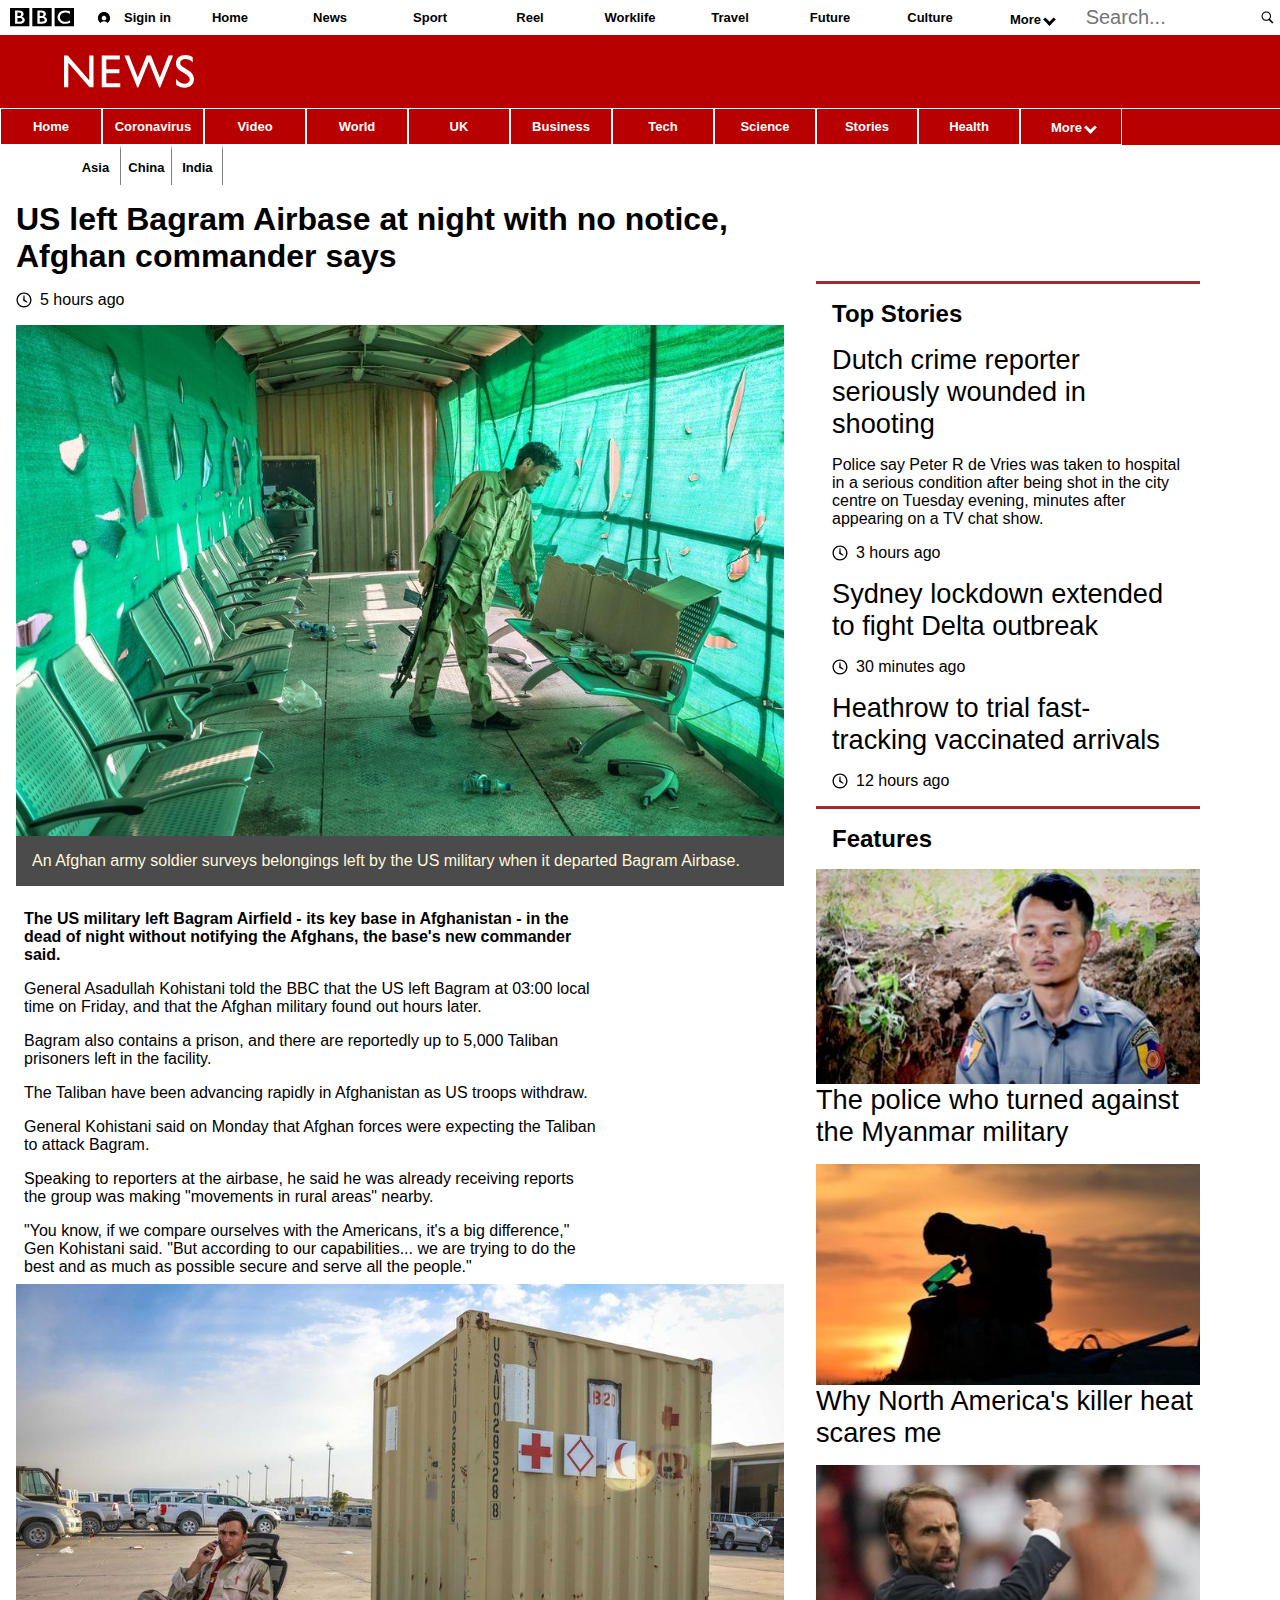
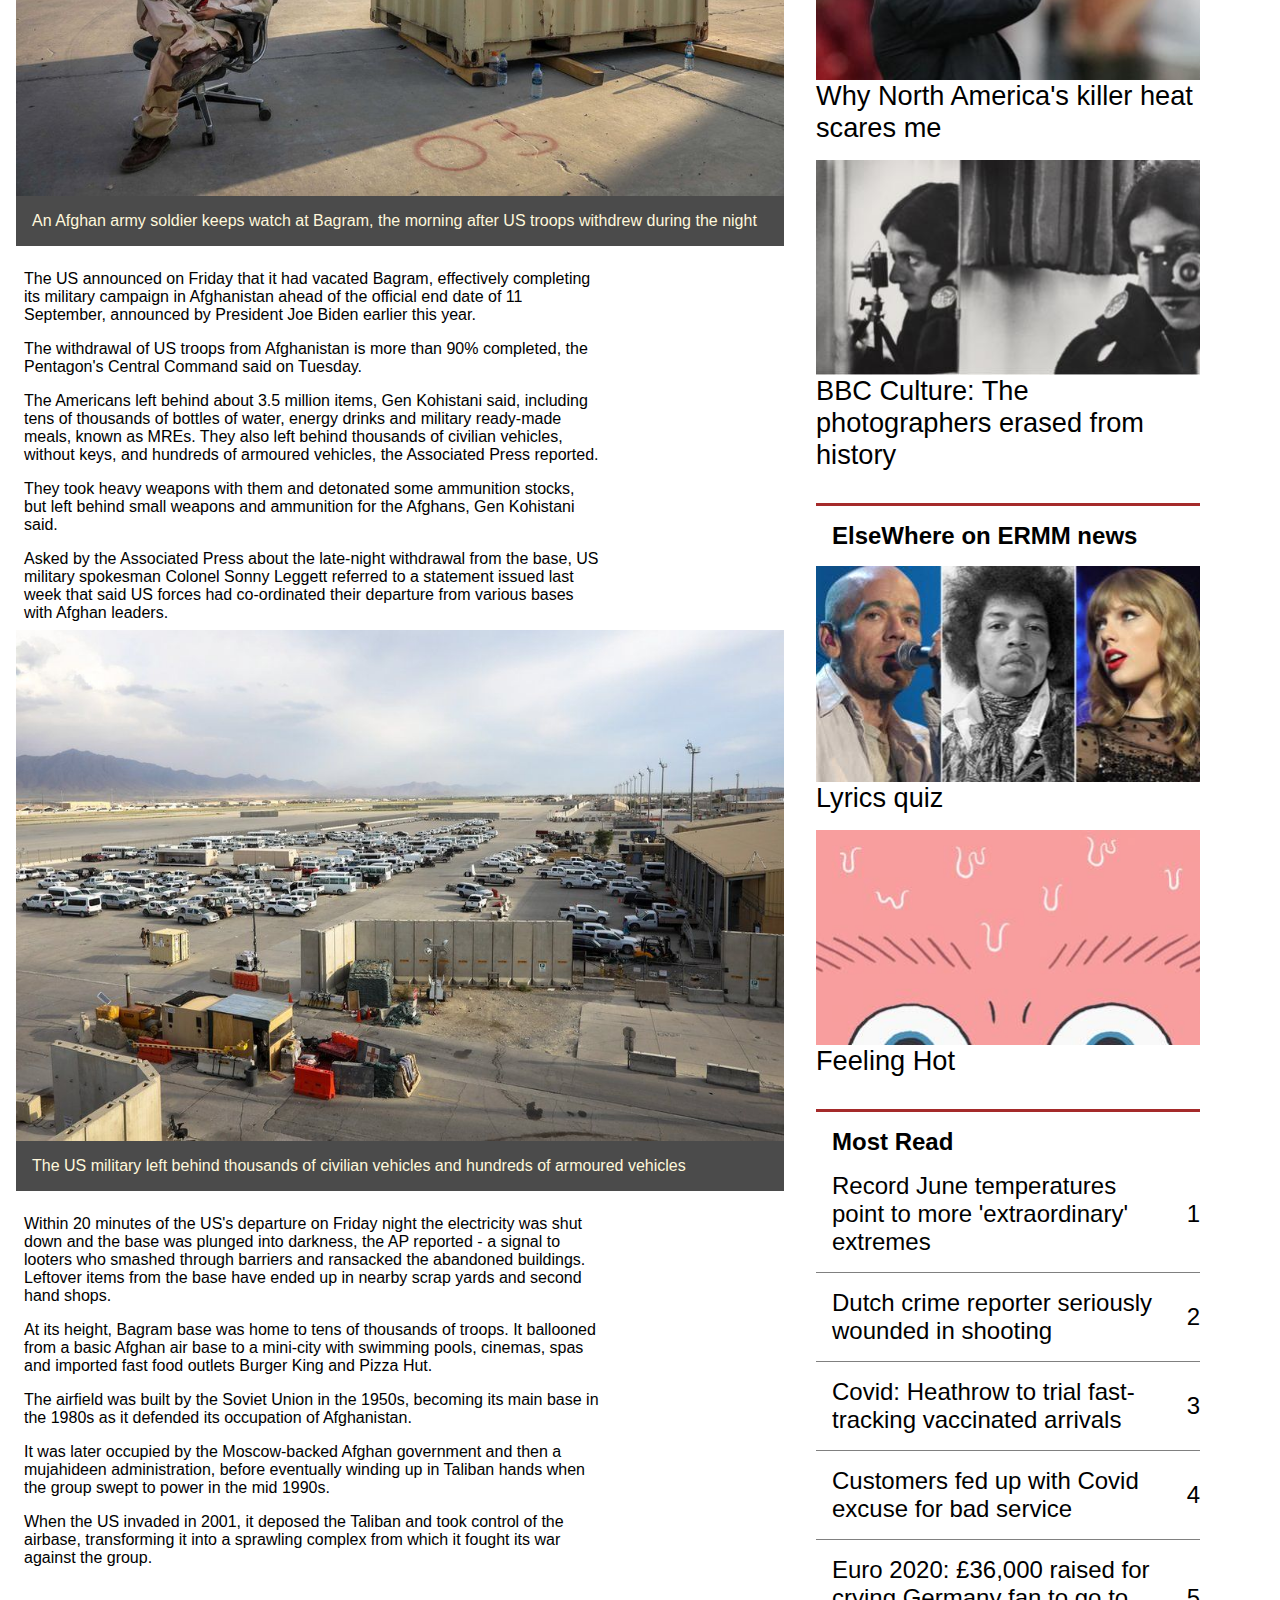
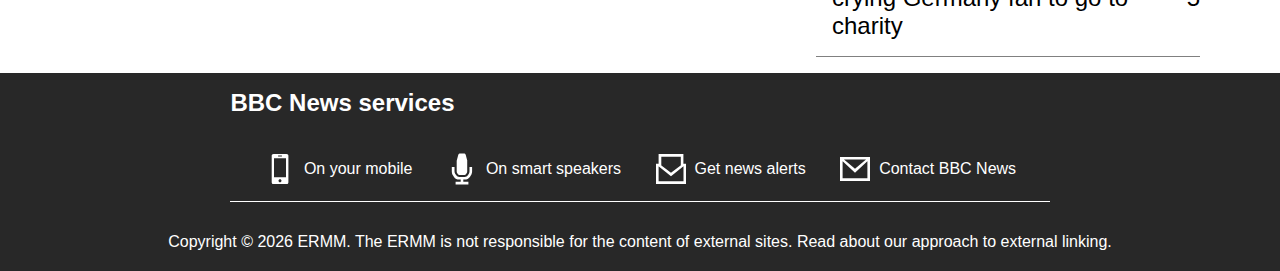
<file: news/news.html>
<!DOCTYPE html>
<html lang="en">

<head>
    <title>News</title>
    <link rel="stylesheet" href="news.css">
    <meta name="viewport" content="width=device-width, initial-scale=1.0">
</head>

<body>
    <header>
        <div class="nav1-container">
            <nav class="nav1">
                <li class="logo" id="logo-bbc"><svg xmlns="http://www.w3.org/2000/svg" viewBox="0 0 210.69 60" class=""
                        focusable="false" aria-hidden="true">
                        <path
                            d="M36.76 33.87c-2.21-.78-3.78-.78-7.12-.78h-5.18v11.79H30c4.28 0 5.61-.25 7.37-1a5.58 5.58 0 002.47-2 4.86 4.86 0 00.85-2.55 5.11 5.11 0 00-.87-3.33 6.31 6.31 0 00-3.06-2.13zM35.25 24.36a5.28 5.28 0 001.51-4.23c-.06-2.62-1.6-5-7.63-5h-4.67v11.21h3.37c3.56 0 6.01-.62 7.42-1.98z">
                        </path>
                        <path
                            d="M0 0v60h63.76V0zm46.69 45.76a11.33 11.33 0 01-5.3 4.24 22.16 22.16 0 01-8.89 1.64H16.72V8.41h12.21a22.73 22.73 0 019 1.44 11.34 11.34 0 014.94 4 9.73 9.73 0 011.8 5.93c0 4.09-1.77 6.94-5.51 8.86a13.9 13.9 0 016.74 3.92 10.42 10.42 0 012.71 7.32 10.86 10.86 0 01-1.92 5.88zM110.22 33.87c-2.21-.78-3.78-.78-7.12-.78h-5.17v11.79h5.5c4.28 0 5.62-.25 7.37-1a5.53 5.53 0 002.47-2 4.69 4.69 0 00.85-2.55 5 5 0 00-.84-3.35 6.22 6.22 0 00-3.06-2.11zM108.71 24.36a5.24 5.24 0 001.51-4.23c-.06-2.62-1.59-5-7.62-5h-4.67v11.21h3.37c3.56 0 6.01-.62 7.41-1.98z">
                        </path>
                        <path
                            d="M73.46 0v60h63.76V0zm46.69 45.76a11.35 11.35 0 01-5.29 4.24 22.16 22.16 0 01-8.86 1.63H90.19V8.41h12.21a22.73 22.73 0 019 1.44 11.31 11.31 0 014.93 4 9.67 9.67 0 011.8 5.93c.06 4.09-1.76 6.94-5.51 8.86a13.86 13.86 0 016.74 3.92 10.38 10.38 0 012.71 7.32 10.78 10.78 0 01-1.92 5.88zM146.93 0v60h63.76V0zM198 48.24a36.9 36.9 0 01-8.07 3 38.19 38.19 0 01-8.6.93 28.11 28.11 0 01-12.73-2.8 22.06 22.06 0 01-8.73-7.84 20.39 20.39 0 01-3.35-11.13 21.92 21.92 0 013.4-11.71 23 23 0 019-8A28.39 28.39 0 01182 7.86a35.63 35.63 0 017.52 1 58.32 58.32 0 018 2.65v8A40.05 40.05 0 00189.8 16a28.65 28.65 0 00-7.39-1.28 19.92 19.92 0 00-9 1.7 15.8 15.8 0 00-6.57 5.51 14.64 14.64 0 006.46 21.71 21.75 21.75 0 009.09 1.65 26.09 26.09 0 007.1-1.2 34.81 34.81 0 008.5-4z">
                        </path>
                    </svg></li>
                <li class="sign-in" id="sign-in">
                    <svg viewBox="0 0 32 32" width="1em" height="1em" class="" focusable="false" aria-hidden="true">
                        <path
                            d="M16 23c-3.3 0-5.8-2.5-5.8-5.8s2.5-5.8 5.8-5.8c3.2 0 5.8 2.5 5.8 5.8S19.2 23 16 23zm15-5.7c0-8.4-6.6-15-15-15-8.5 0-15 6.6-15 15 0 5.2 2.5 9.8 6.4 12.4 1.9-2.8 5-4.6 8.6-4.6s6.7 1.8 8.6 4.6C28.5 27 31 22.5 31 17.3z">
                        </path>
                    </svg>
                    <span id="sign">Sigin in</span>
                </li>
                <li>
                    <a href="../index.html">Home</a>
                    <span></span>
                </li>
                <li>
                    <a href="../index.html#news-section">News</a>
                    <span></span>
                </li>
                <li>
                    <a href="../index.html#sport-section">Sport</a>
                    <span></span>
                </li>
                <li>
                    <a href="../index.html#reel-section">Reel</a>
                    <span></span>
                </li>
                <li>
                    <a href="#">Worklife</a>
                    <span></span>
                </li>
                <li>
                    <a href="#">Travel</a>
                    <span></span>
                </li>
                <li>
                    <a href="#">Future</a>
                    <span></span>
                </li>
                <li>
                    <a href="#">Culture</a>
                    <span></span>
                </li>
                <li class="dropdownli">
                    <div class="dropdown">
                        <button class="dropbtn">More <i class="down-arrow"></i></button>
                        <div class="dropdown-items" id="nav-dropdown-items">
                            <a href="#">Music</a>
                            <a href="../index.html#video-section">TV</a>
                            <a href="../index.html#weather-section"">Weather</a>
                            <a href=" #">Sounds</a>
                        </div>
                    </div>
                    <span></span>
                </li>
                <li class="search" id="search"><input type="search" name="" id="" placeholder="Search..."><svg
                        viewBox="0 0 32 32" width="1em" height="1em" class="ssrcss-xi5oyi-StyledIcon e6m7o991"
                        focusable="false" aria-hidden="true">
                        <path
                            d="M13 24.3c6.5 0 11.7-5.1 11.7-11.7S19.6 1 13 1 1.4 6.1 1.4 12.7 6.5 24.3 13 24.3zm0-2.6c-5.1 0-9-3.9-9-9.1s3.9-9.1 9-9.1 9 3.9 9 9.1-3.9 9.1-9 9.1zm5.8.4l8.9 8.9 2.9-2.9-8.9-8.9-2.9 2.9z">
                        </path>
                    </svg></li>

            </nav>
            <li class="icon1" onclick="toggle1()">
                <div class="icon1-container" onclick="myFunction1(this)">
                    <div class="bar1-1"></div>
                    <div class="bar2-1"></div>
                    <div class="bar3-1"></div>
                </div>
            </li>
        </div>
        <div class="news-container">
            <div class="news"><svg xmlns="http://www.w3.org/2000/svg" viewBox="0 0 61 15.33"
                    class="ssrcss-t7pnqp-Logo e9p57e5" role="presentation" preserveAspectRatio="xMinYMid meet"
                    focusable="false" aria-hidden="true">
                    <path
                        d="M11.83 .19h2.03v14.97h-1.84l-10.01-11.53v11.53h-2.01V.19h1.74l10.09 11.62V.19M17.72 .19h8.49v1.91h-6.34v4.56h6.13v1.92h-6.13v4.65h6.54v1.9h-8.69V.19M49.07 .19h2.14l-6.05 15.03h-.47l-4.89-12.17l-4.95 12.17h-.46l-6.03,-15.03h2.16l4.12 10.32 4.16-10.32h2.02l4.17 10.32 4.08-10.32M57.02 8.89l-1.63-.99c-1.02-.62-1.75-1.24-2.18-1.84-.43-.6-.65-1.3-.65-2.08 0-1.18.41-2.14 1.23-2.87.82-.74 1.88-1.1 3.19-1.1 1.25 0 2.4.35 3.44 1.05v2.43c-1.08-1.04-2.24-1.56-3.48-1.56-.7 0-1.27.16-1.73.49-.45.32-.67.74-.67 1.24 0 .45.17.87.5 1.26.33.39.86.8 1.6 1.23l1.64.97c1.82 1.09 2.74 2.48 2.74 4.16 0 1.2-.4 2.17-1.21 2.92-.8.75-1.85 1.12-3.13 1.12-1.48 0-2.82-.45-4.04-1.36V11.24c1.16 1.47 2.5 2.2 4.02 2.2.67 0 1.23-.19 1.68-.56.45-.37.67-.84.67-1.4-.02-.91-.68-1.78-1.99-2.59">
                    </path>
                </svg> </div>
        </div>
        <div class="nav2-container">
            <nav class="nav2">
                <li id="nav2-home">
                    <a href="../index.html">Home</a>
                    <span></span>
                </li>
                <li>
                    <a href="#">Coronavirus</a>
                    <span></span>
                </li>
                <li>
                    <a href="#">Video</a>
                    <span></span>
                </li>
                <li>
                    <a href="#">World</a>
                    <span></span>
                </li>
                <li>
                    <a href="#">UK</a>
                    <span></span>
                </li>
                <li>
                    <a href="#">Business</a>
                    <span></span>
                </li>
                <li>
                    <a href="#">Tech</a>
                    <span></span>
                </li>
                <li>
                    <a href="#">Science</a>
                    <span></span>
                </li>
                <li>
                    <a href="#">Stories</a>
                    <span></span>
                </li>
                <li>
                    <a href="#">Health</a>
                    <span></span>
                </li>
                <li class="dropdownli">
                    <div class="dropdown">
                        <button class="dropbtn">More <i class="down-arrow"></i></button>
                        <div class="dropdown-items">
                            <a href="#">NewsTV</a>
                            <a href="#">Pictures</a>
                            <a href="#">Newsbeat</a>
                            <a href="#">Reads</a>
                        </div>
                    </div>
                    <span></span>
                </li>
            </nav>
            <li class="icon2" onclick="toggle2()">
                <div class="icon2-container" onclick="myFunction2(this)">
                    <div class="bar1-2"></div>
                    <div class="bar2-2"></div>
                    <div class="bar3-2"></div>
                </div>
            </li>
        </div>
        <div class="nav3-container">
            <nav class="nav3">
                <li>
                    <a href="#">Asia</a>
                    <span></span>
                </li>
                <li>
                    <a href="#">China</a>
                    <span></span>
                </li>
                <li>
                    <a href="#">India</a>
                    <span></span>
                </li>
            </nav>
        </div>
    </header>


    <div class="main-container">



        <div id="main-content">
            <header id="header-content">
                <h1 id="header-tilte">US left Bagram Airbase at night with no notice, Afghan commander says </h1>
                <div class="time">
                    <svg viewBox="0 0 32 32" width="1em" height="1em" class="ssrcss-xi5oyi-StyledIcon e6m7o991"
                        focusable="false" aria-hidden="true">
                        <path
                            d="M16 31c8.5 0 15-6.5 15-15S24.5 1 16 1 1 7.5 1 16s6.5 15 15 15zm0-2.7C9 28.3 3.7 23 3.7 16S9 3.7 16 3.7C23 3.7 28.3 9 28.3 16S23 28.3 16 28.3zm6.2-6.7l1-1.5-5.7-4.5-.6-8.6H15l-.7 10.5 7.9 4.1z">
                        </path>
                    </svg>
                    <p class="time-text paragraph">5 hours ago </p>
                </div>
            </header>

            <img class="main-content-img" src="../images/1.jpg"
                alt="An Afghan army soldier surveys belongings left by the US military when it departed Bagram Airbase.">
            <figcaption class="imgFigcaption"> An Afghan army soldier surveys belongings left by the US military when it
                departed Bagram Airbase.</figcaption>
            <p class="main-news p1 paragraph ">The US military left Bagram Airfield - its key base in Afghanistan - in
                the dead of night without notifying the Afghans, the base's new commander said. </p>
            <p class="main-news paragraph">General Asadullah Kohistani told the BBC that the US left Bagram at 03:00
                local time on Friday, and that the Afghan military found out hours later.</p>
            <p class="main-news paragraph">Bagram also contains a prison, and there are reportedly up to 5,000 Taliban
                prisoners left in the facility. </p>
            <p class="main-news paragraph">The Taliban have been advancing rapidly in Afghanistan as US troops withdraw.
            </p>
            <p class="main-news paragraph">General Kohistani said on Monday that Afghan forces were expecting the
                Taliban to attack Bagram.</p>
            <p class="main-news paragraph">Speaking to reporters at the airbase, he said he was already receiving
                reports the group was making "movements in rural areas" nearby. </p>
            <p class="main-news paragraph">"You know, if we compare ourselves with the Americans, it's a big
                difference," Gen Kohistani said. "But according to our capabilities... we are trying to do the best and
                as much as possible secure and serve all the people."</p>


            <img class="main-content-img" src="../images/2.jpg"
                alt="An Afghan army soldier surveys belongings left by the US military when it departed Bagram Airbase.">
            <figcaption class="imgFigcaption"> An Afghan army soldier keeps watch at Bagram, the morning after US troops
                withdrew during the night</figcaption>
            <p class="main-news paragraph">The US announced on Friday that it had vacated Bagram, effectively completing
                its military campaign in Afghanistan ahead of the official end date of 11 September, announced by
                President Joe Biden earlier this year.</p>
            <p class="main-news paragraph">The withdrawal of US troops from Afghanistan is more than 90% completed, the
                Pentagon's Central Command said on Tuesday.</p>
            <p class="main-news paragraph">The Americans left behind about 3.5 million items, Gen Kohistani said,
                including tens of thousands of bottles of water, energy drinks and military ready-made meals, known as
                MREs. They also left behind thousands of civilian vehicles, without
                keys, and hundreds of armoured vehicles, the Associated Press reported. </p>
            <p class="main-news paragraph">They took heavy weapons with them and detonated some ammunition stocks, but
                left behind small weapons and ammunition for the Afghans, Gen Kohistani said. </p>
            <p class="main-news paragraph">Asked by the Associated Press about the late-night withdrawal from the base,
                US military spokesman Colonel Sonny Leggett referred to a statement issued last week that said US forces
                had co-ordinated their departure from various bases with
                Afghan leaders. </p>

            <img class="main-content-img" src="../images/3.jpg"
                alt="An Afghan army soldier surveys belongings left by the US military when it departed Bagram Airbase.">
            <figcaption class="imgFigcaption"> The US military left behind thousands of civilian vehicles and hundreds
                of armoured vehicles </figcaption>
            <p class="main-news paragraph">Within 20 minutes of the US's departure on Friday night the electricity was
                shut down and the base was plunged into darkness, the AP reported - a signal to looters who smashed
                through barriers and ransacked the abandoned buildings. Leftover
                items from the base have ended up in nearby scrap yards and second hand shops.</p>
            <p class="main-news paragraph">At its height, Bagram base was home to tens of thousands of troops. It
                ballooned from a basic Afghan air base to a mini-city with swimming pools, cinemas, spas and imported
                fast food outlets Burger King and Pizza Hut.</p>
            <p class="main-news paragraph">The airfield was built by the Soviet Union in the 1950s, becoming its main
                base in the 1980s as it defended its occupation of Afghanistan. </p>
            <p class="main-news paragraph">It was later occupied by the Moscow-backed Afghan government and then a
                mujahideen administration, before eventually winding up in Taliban hands when the group swept to power
                in the mid 1990s.
            </p>
            <p class="main-news paragraph">When the US invaded in 2001, it deposed the Taliban and took control of the
                airbase, transforming it into a sprawling complex from which it fought its war against the group.
            </p>

        </div>



        <div id="secondary-content">

            <div class="top-stories">

                <h2 class="top-stories-title">Top Stories</h2>
                <p class="secondary-content-titles paragraph"> Dutch crime reporter seriously wounded in shooting</p>
                <p class="paragraph">Police say Peter R de Vries was taken to hospital in a serious condition after
                    being shot in the city centre on Tuesday evening, minutes after appearing on a TV chat show.</p>
                <div class="time-sec">
                    <svg viewBox="0 0 32 32" width="1em" height="1em" class="ssrcss-xi5oyi-StyledIcon e6m7o991"
                        focusable="false" aria-hidden="true">
                        <path
                            d="M16 31c8.5 0 15-6.5 15-15S24.5 1 16 1 1 7.5 1 16s6.5 15 15 15zm0-2.7C9 28.3 3.7 23 3.7 16S9 3.7 16 3.7C23 3.7 28.3 9 28.3 16S23 28.3 16 28.3zm6.2-6.7l1-1.5-5.7-4.5-.6-8.6H15l-.7 10.5 7.9 4.1z">
                        </path>
                    </svg>
                    <p class="time-text">3 hours ago </p>

                </div>
                <p class="secondary-content-titles paragraph"> Sydney lockdown extended to fight Delta outbreak</p>

                <div class="time-sec">
                    <svg viewBox="0 0 32 32" width="1em" height="1em" class="ssrcss-xi5oyi-StyledIcon e6m7o991"
                        focusable="false" aria-hidden="true">
                        <path
                            d="M16 31c8.5 0 15-6.5 15-15S24.5 1 16 1 1 7.5 1 16s6.5 15 15 15zm0-2.7C9 28.3 3.7 23 3.7 16S9 3.7 16 3.7C23 3.7 28.3 9 28.3 16S23 28.3 16 28.3zm6.2-6.7l1-1.5-5.7-4.5-.6-8.6H15l-.7 10.5 7.9 4.1z">
                        </path>
                    </svg>
                    <p class="time-text paragraph">30 minutes ago</p>

                </div>

                <p class="secondary-content-titles paragraph"> Heathrow to trial fast-tracking vaccinated arrivals</p>

                <div class="time-sec">
                    <svg viewBox="0 0 32 32" width="1em" height="1em" class="ssrcss-xi5oyi-StyledIcon e6m7o991"
                        focusable="false" aria-hidden="true">
                        <path
                            d="M16 31c8.5 0 15-6.5 15-15S24.5 1 16 1 1 7.5 1 16s6.5 15 15 15zm0-2.7C9 28.3 3.7 23 3.7 16S9 3.7 16 3.7C23 3.7 28.3 9 28.3 16S23 28.3 16 28.3zm6.2-6.7l1-1.5-5.7-4.5-.6-8.6H15l-.7 10.5 7.9 4.1z">
                        </path>
                    </svg>
                    <p class="time-text paragraph">12 hours ago</p>

                </div>


            </div>
            <div class="features">
                <div class="sub">
                    <h2 class="top-stories-title">Features</h2>
                    <img class="secondary-content-img" src="../images/secondary1.jpg"
                        alt="An Afghan army soldier surveys belongings left by the US military when it departed Bagram Airbase.">
                    <a class="secondary-content-titles"> The police who turned against the Myanmar military</a>
                </div>

                <div class="sub">

                    <img class="secondary-content-img" src="../images/secondary2.jpg"
                        alt="An Afghan army soldier surveys belongings left by the US military when it departed Bagram Airbase.">
                    <a class="secondary-content-titles"> Why North America's killer heat scares me</a>
                </div>

                <div class="sub">

                    <img class="secondary-content-img" src="../images/secondary3.jpg"
                        alt="An Afghan army soldier surveys belongings left by the US military when it departed Bagram Airbase.">
                    <a class="secondary-content-titles"> Why North America's killer heat scares me</a>

                </div>

                <div class="sub">

                    <img class="secondary-content-img" src="../images/secondary4.jpg"
                        alt="An Afghan army soldier surveys belongings left by the US military when it departed Bagram Airbase.">
                    <a class="secondary-content-titles"> BBC Culture: The photographers erased from history</a>

                </div>
            </div>


            <div class="elseWhere">

                <div class="sub sub1">
                    <h2 class="top-stories-title">ElseWhere on ERMM news </h2>
                    <img class="secondary-content-img" src="../images/Else1.jpg"
                        alt="An Afghan army soldier surveys belongings left by the US military when it departed Bagram Airbase.">
                    <a class="secondary-content-titles"> Lyrics quiz</a>
                </div>
                <div class="sub sub1">
                    <img class="secondary-content-img" src="../images/Else2.jpg"
                        alt="An Afghan army soldier surveys belongings left by the US military when it departed Bagram Airbase.">
                    <a class="secondary-content-titles"> Feeling Hot</a>
                </div>
            </div>

            <div class="mostRead">
                <h2 class="top-stories-title">Most Read</h2>
                <div class="most-raed-list">
                    <ul>
                        <li class="mostReadList">
                            <a class="mostReadListLink">
                                <p class="paragraph">Record June temperatures point to more 'extraordinary' extremes</p>
                                <p>1</p>
                            </a>
                        </li>
                        <li class="mostReadList">
                            <a class="mostReadListLink">
                                <p class="paragraph">Dutch crime reporter seriously wounded in shooting</p>
                                <p>2</p>
                            </a>
                        </li>
                        <li class="mostReadList">
                            <a class="mostReadListLink">
                                <p class="paragraph">Covid: Heathrow to trial fast-tracking vaccinated arrivals</p>
                                <p>3</p>
                            </a>
                        </li>

                        <li class="mostReadList">
                            <a class="mostReadListLink">
                                <p class="paragraph">Customers fed up with Covid excuse for bad service</p>
                                <p>4</p>
                            </a>
                        </li>

                        <li class="mostReadList">
                            <a class="mostReadListLink">
                                <p class="paragraph">Euro 2020: £36,000 raised for crying Germany fan to go to charity
                                </p>
                                <p>5</p>
                            </a>
                        </li>


                    </ul>
                </div>

            </div>

        </div>
    </div>
    <footer class="footer">
        <nav class="bottomNavigationBar">
            <div class="botNavBarMainDiv">
                <div class="bottomNavBarTilte">
                    <h2 class="bNBFC">BBC News services</h2>
                </div>
                <ul class="BottomNavBarList">
                    <li><a class="bottomNavAnchor"><svg class="bottomSvg" viewBox="0 0 32 32" width="1em" height="1em"
                                focusable="false" aria-hidden="true">
                                <path
                                    d="M7.7 29.2c0 1.2.7 1.9 1.9 1.9h12.9c1.2 0 1.9-.7 1.9-1.9V2.8c0-1.2-.7-1.9-1.9-1.9H9.6c-1.2.1-1.9.7-1.9 1.9v26.4zM22 24.3H10V5.2h12v19.1zM14.1 2.5h3.8v1.1h-3.8V2.5zM16 29.2c-.9 0-1.5-.6-1.5-1.5s.6-1.5 1.5-1.5 1.5.6 1.5 1.5-.6 1.5-1.5 1.5z">
                                </path>
                            </svg>On your mobile</a></li>
                    <li><a class="bottomNavAnchor"><svg class="bottomSvg" viewBox="0 0 32 32" width="1em" height="1em"
                                focusable="false" aria-hidden="true">
                                <path
                                    d="M9.6 28.8v2.6h12.8v-2.6H9.6zm5.1-3.4v3.8h2.6v-3.8h-2.6zm6.6-17.7c0-.3 0-.5-.2-.8l-1.4-5.1C19.4.9 18.8.6 17.9.6h-3.8c-.8 0-1.5.3-1.8 1.2l-1.4 5.1c-.1.3-.2.5-.2.8v10.9c0 .4.2 1 .4 1.4l.9 1.3c.3.4.7.7 1.3.7h5.3c.6 0 1-.3 1.3-.7l.9-1.3c.3-.4.4-1 .4-1.4V7.7zm-2.7 18.9c2.3 0 4.1-1.1 5.3-2.7l.9-1.3c.8-1.2 1.3-3 1.3-4.2v-4.5h-2.6v4.4c0 .8-.3 2-.8 2.7l-.9 1.3c-.7 1-1.7 1.6-3.1 1.6h-5.3c-1.4 0-2.4-.6-3.1-1.6l-1-1.3c-.5-.7-.8-1.9-.8-2.7v-4.4H5.8v4.5c0 1.2.5 3.1 1.3 4.2l.9 1.3c1.2 1.7 2.9 2.7 5.3 2.7h5.3z">
                                </path>
                            </svg> On smart speakers</a></li>
                    <li><a class="bottomNavAnchor"><svg class="bottomSvg" viewBox="0 0 32 32" width="1em" height="1em"
                                focusable="false" aria-hidden="true">
                                <path
                                    d="M27.9 10.7l.6 1.8v15.8H3.6V12.5l.6-1.8H1V31h30V10.7h-3.1zM16 23.3l13.4-10.8-1.5-1.8-11.9 9-11.9-9-1.5 1.8L16 23.3zm12.4-10.9V1H3.6v11.7h2.7v-9h19.5v8.8h2.6z">
                                </path>
                            </svg>Get news alerts</a></li>
                    <li><a class="bottomNavAnchor"><svg class="bottomSvg" viewBox="0 0 32 32" width="1em" height="1em"
                                class="" focusable="false" aria-hidden="true">
                                <path
                                    d="M1 27.9h30V4.1H1v23.8zm2.6-2.6V6.6h24.8v18.7H3.6zM16 19.8L29.4 7.2l-1.5-1.5L16 15.8 4.1 5.7 2.6 7.2 16 19.8z">
                                </path>
                            </svg>Contact BBC News</a></li>
                </ul>
            </div>
        </nav>
        <p class="copyright">Copyright © <span id="year"></span> ERMM. The ERMM is not responsible for the content of
            external sites. Read about our approach to external linking.</p>
    </footer>

    <script src="script.js"></script>
</body>

</html>
</file>
<file: news/news.css>
.main-container {
  display: flex;
  margin: auto;
  max-width: 80rem;
  margin-top: -10rem;
}

#main-content {
  display: flex;
  flex-wrap: wrap;
  flex-direction: column;
  max-width: 60%;
  padding: 1rem;
}

#secondary-content {
  margin-top: 5rem;
  display: flex;
  flex-wrap: wrap;
  flex-direction: column;
  max-width: 30%;
  padding: 1rem;
}

.main-content-img {
  max-width: 100%;
}

.secondary-content-img {
  max-width: 100%;
  margin-top: 1rem;
}

.paragraph {
  margin: 1rem;
}

.imgFigcaption {
  margin: 0 0 1rem 0;
  background-color: rgb(75, 75, 75);
  color: cornsilk;
  padding: 1rem;
}

.time {
  display: flex;
  align-items: center;
  margin: 1rem 0;
}

.time-sec {
  display: flex;
  align-items: center;
  margin-left: 1rem;
  font-weight: 50;
}

.time-text {
  margin: 0 0 0 0.5rem;
}

.main-news {
  margin: 0.5rem;
  font-size: 100%;
  max-width: 75%;
}

.p1 {
  font-weight: 800;
}

.top-stories {
  border-color: brown;
  border-width: 0;
  border-bottom-width: 0.2rem;
  border-top-width: 0.2rem;
  border-style: solid;
  padding-bottom: 1rem;
}

.top-stories-title {
  margin: 1rem 0 0 1rem;
}

.features {
  padding-bottom: 2rem;
  border-width: 0;
  border-bottom-width: 0.2rem;
  border-color: brown;
  border-style: solid;
}

.secondary-content-titles {
  font-size: 1.7rem;
}

.secondary-content-titles:hover {
  color: brown;
  text-decoration: underline;
}

.main-content-article {
  display: flex;
  flex-direction: column;
  flex-wrap: wrap;
}

.elseWhere {
  border-style: solid;
  border-color: brown;
  border-width: 0;
  border-bottom-width: 00.2rem;
  padding-bottom: 2rem;
}

.mostReadList {
  list-style: none;
  border-style: solid;
  border-color: gray;
  border-width: 0;
  border-bottom-width: 0.1rem;
}

.mostReadListLink {
  display: flex;
  justify-content: space-between;
  width: 100%;
  color: black;
  font-size: 1.5rem;
  font-style: unset;
  align-items: center;
}

.mostReadListLink:hover {
  color: brown;
  text-decoration: underline;
}

* {
  margin: 0px;
  padding: 0px;
}

body {
  font-family: Arial, Helvetica, sans-serif;
}

.nav1-container {
  display: flex;
  width: 100%;
  flex-direction: row;
  justify-content: space-between;
}

.nav1 {
  display: flex;
  width: 100%;
  justify-content: center;
  align-items: center;
  align-content: center;
  height: fit-content;
}

.nav1 li {
  list-style: none;
  width: 10%;
  max-width: 100px;
  border-width: 1px;
  height: 35px;
  font-size: 13px;
  display: flex;
  justify-content: flex-end;
  align-items: center;
  cursor: pointer;
  flex-direction: column;
}

.nav1 a {
  text-decoration: none;
  color: black;
  font-weight: bold;
  height: 20px;
}

.nav1 span:not(#sign) {
  width: 100%;
  height: 5px;
  background-color: transparent;
}

.nav1 li:hover span:not(#sign) {
  width: 100%;
  max-width: 102px;
  height: 5px;
  background-color: blue;
}

.logo#logo-bbc {
  width: 80px;
  padding: 0px 10px;
  justify-content: center;
}

.sign-in#sign-in {
  flex-direction: row;
  width: 120px;
  justify-content: flex-start;
  font-weight: bold;
}

.sign-in svg {
  width: 40px;
}

.dropdown {
  width: 100%;
}

.dropdown-items {
  width: 100%;
  position: absolute;
  display: none;
}

.dropdown-items#nav-dropdown-items a {
  display: flex;
  justify-content: center;
  align-items: center;
  width: 100%;
  max-width: 100px;
  height: 35px;
  position: relative;
  top: 6px;
  text-align: center;
  background-color: white;
  z-index: 1;
}

.dropdownli:hover .dropdown-items {
  display: block;
}

.dropdown-items a:hover {
  background-color: rgb(197, 197, 197);
}

.search#search {
  width: 100%;
  min-width: 200px;
  flex-direction: row;
  justify-content: space-evenly;
}

.search input {
  border: 0px;
  font-size: 20px;
  width: 170px;
  outline: none;
}

.dropbtn {
  border: none;
  outline: none;
  background-color: transparent;
  cursor: pointer;
  font-weight: bold;
  height: 22px;
  font-size: 13px;
  position: relative;
  left: 30px;
}

.dropdownli {
  font-weight: bold;
}

.down-arrow {
  border: solid black;
  border-width: 0 3px 3px 0;
  display: inline-block;
  padding: 3px;
  transform: rotate(45deg);
}

.icon1 {
  display: none;
  margin-right: 10px;
  margin-top: 5px;
}

.news-container {
  display: flex;
  width: 100%;
  height: fit-content;
  padding: 20px 0px;
  background-color: #b80000;
  justify-content: center;
  border: solid white;
  border-width: 0px 0px 1px 0px;
}

.news {
  width: 90%;
  display: flex;
}

.news svg {
  fill: white;
  width: 130px;
}

.nav2-container {
  width: 100%;
  display: flex;
  background-color: #b80000;
  justify-content: space-between;
}

.nav2 {
  display: flex;
  width: 89%;
  align-items: center;
  align-content: center;
  height: fit-content;
  flex-wrap: wrap;
}

.nav2 li {
  list-style: none;
  width: 100px;
  border: white solid;
  border-width: 0px 1px 1px 1px;
  height: 35px;
  font-size: 13px;
  display: flex;
  justify-content: flex-end;
  align-items: center;
  cursor: pointer;
  flex-direction: column;
  background-color: #b80000;
}

.nav2 a {
  text-decoration: none;
  color: white;
  font-weight: bold;
  height: 20px;
}

.nav2 span:not(#sign) {
  width: 102px;
  height: 5px;
  background-color: transparent;
}

.nav2 li:hover span:not(#sign) {
  width: 102px;
  height: 5px;
  background-color: white;
}

.nav2 .dropdown-items a {
  background-color: white;
  color: #b80000;
}

.nav2 .dropdown-items a:hover {
  background-color: #b80000;
  color: white;
}

.nav2 .dropbtn {
  color: white;
}

.nav2 .down-arrow {
  border-color: white;
}

.nav3-container {
  width: 100%;
  display: flex;
  background-color: #ffffff;
  justify-content: center;
}

.nav3 {
  display: flex;
  width: 89%;
  align-items: center;
  align-content: center;
  height: fit-content;
  flex-wrap: wrap;
}

.nav3 li {
  list-style: none;
  width: 50px;
  border: gray solid;
  border-width: 0px 1px 0px 0px;
  border-top-width: 5px;
  border-top-color: white;
  height: 35px;
  font-size: 13px;
  display: flex;
  justify-content: flex-end;
  margin-bottom: 10rem;
  align-items: center;
  cursor: pointer;
  flex-direction: column;
  background-color: #ffffff;
}

.nav3 a {
  text-decoration: none;
  color: black;
  font-weight: bold;
  height: 20px;
}

.nav3 span:not(#sign) {
  width: 52px;
  height: 5px;
  background-color: transparent;
}

.nav3 li:hover span:not(#sign) {
  width: 52px;
  height: 5px;
  background-color: #b80000;
}

.bottomNavigationBar {
  background-color: #282828;
  width: 80%;
  height: 10rem;
  margin-bottom: 0ch;
  display: flex;
  justify-content: center;
}

.bNBFC {
  color: #ffffff;
  margin: 1rem 0;
  font-weight: 700;
}

.BottomNavBarList {
  display: flex;
  flex-direction: row;
  justify-content: space-evenly;
  list-style: none;
  font-size: 1rem;
  color: white;
  align-items: baseline;
}

.bottomNavAnchor {
  display: flex;
  align-items: center;
}

.bottomSvg {
  font-size: 2rem;
  color: white;
  fill: white;
  margin-right: 0.5rem;
}

.botNavBarMainDiv {
  width: 80%;
  height: 7rem;
  display: flex;
  flex-direction: column;
  justify-content: space-between;
  border-bottom: white;
  border-style: solid;
  border-width: 0;
  border-bottom-width: 0.05rem;
  padding-bottom: 1rem;
}

.footer {
  background-color: #282828;
  width: 100%;
  display: flex;
  flex-direction: column;
  justify-content: center;
  align-items: center;
  color: white;
}

.copyright {
  margin-bottom: 20px;
}

.sub {
  display: flex;
  flex-direction: column;
}

@media only screen and (max-width: 800px) {
  .main-container {
    max-width: 100%;
    flex-direction: column;
  }
  #main-content {
    flex-direction: column;
    max-width: 100%;
    padding: 1rem;
  }
  #secondary-content {
    max-width: 80%;
    margin-bottom: 10rem;
  }
  .features {
    display: flex;
    flex-direction: column;
    align-items: start;
  }
  .main-container {
    display: flex;
    flex-direction: column;
  }
  .sub1 {
    display: flex;
    flex-direction: column;
    height: 20rem;
  }
}

@media only screen and (max-width: 400px) {
  #secondary-content {
    max-width: 100%;
    margin-bottom: 10rem;
  }
  .sub1 {
    display: block;
  }
}

@media screen and (max-width: 1260px) {
  .nav1 {
    flex-direction: column;
  }
  .nav1 li {
    width: 100%;
    max-width: none;
  }
  .dropdown-items {
    width: 100px;
  }
  .logo svg {
    margin-top: 10px;
  }
  .dropdown-items a {
    top: 27px;
  }
  .dropbtn {
    position: static;
  }
  .dropdown {
    display: flex;
    justify-content: center;
  }
  .nav1 li:not(.logo) {
    display: none;
  }
  .icon1 {
    display: block;
  }
  .search#search {
    width: 100%;
  }
  .search input {
    width: 90%;
  }
  .responsive li:not(.logo) {
    display: flex;
  }
}

.icon1-container {
  display: inline-block;
  cursor: pointer;
}

.bar1-1,
.bar2-1,
.bar3-1 {
  width: 35px;
  height: 5px;
  background-color: #333;
  margin: 6px 0;
  transition: 0.4s;
}

.change1 .bar1-1 {
  -webkit-transform: rotate(-45deg) translate(-9px, 6px);
  transform: rotate(-45deg) translate(-9px, 6px);
}

.change1 .bar2-1 {
  opacity: 0;
}

.change1 .bar3-1 {
  -webkit-transform: rotate(45deg) translate(-8px, -8px);
  transform: rotate(45deg) translate(-8px, -8px);
}

.icon2 {
  display: none;
  margin-right: 10px;
  margin-top: 5px;
}

.icon2-container {
  display: inline-block;
  cursor: pointer;
}

.bar1-2,
.bar2-2,
.bar3-2 {
  width: 35px;
  height: 5px;
  background-color: white;
  margin: 6px 0;
  transition: 0.4s;
}

.change2 .bar1-2 {
  -webkit-transform: rotate(-45deg) translate(-9px, 6px);
  transform: rotate(-45deg) translate(-9px, 6px);
}

.change2 .bar2-2 {
  opacity: 0;
}

.change2 .bar3-2 {
  -webkit-transform: rotate(45deg) translate(-8px, -8px);
  transform: rotate(45deg) translate(-8px, -8px);
}

@media screen and (max-width: 1260px) {
  .nav2 {
    flex-direction: column;
  }
  .nav2 li {
    width: 100%;
    max-width: none;
  }
  .dropdown-items {
    width: 100px;
  }
  .dropdown-items a {
    top: 27px;
  }
  .dropbtn {
    position: static;
  }
  .dropdown {
    display: flex;
    justify-content: center;
  }
  .nav2 li {
    border-width: 0px;
  }
  .nav2 li:not(#nav2-home) {
    display: none;
  }
  #nav2-home {
    margin-top: 13px;
  }
  .icon2 {
    display: block;
  }
  .search input {
    width: 90%;
  }
  .nav2.responsive li {
    display: flex !important;
  }
}
</file>
